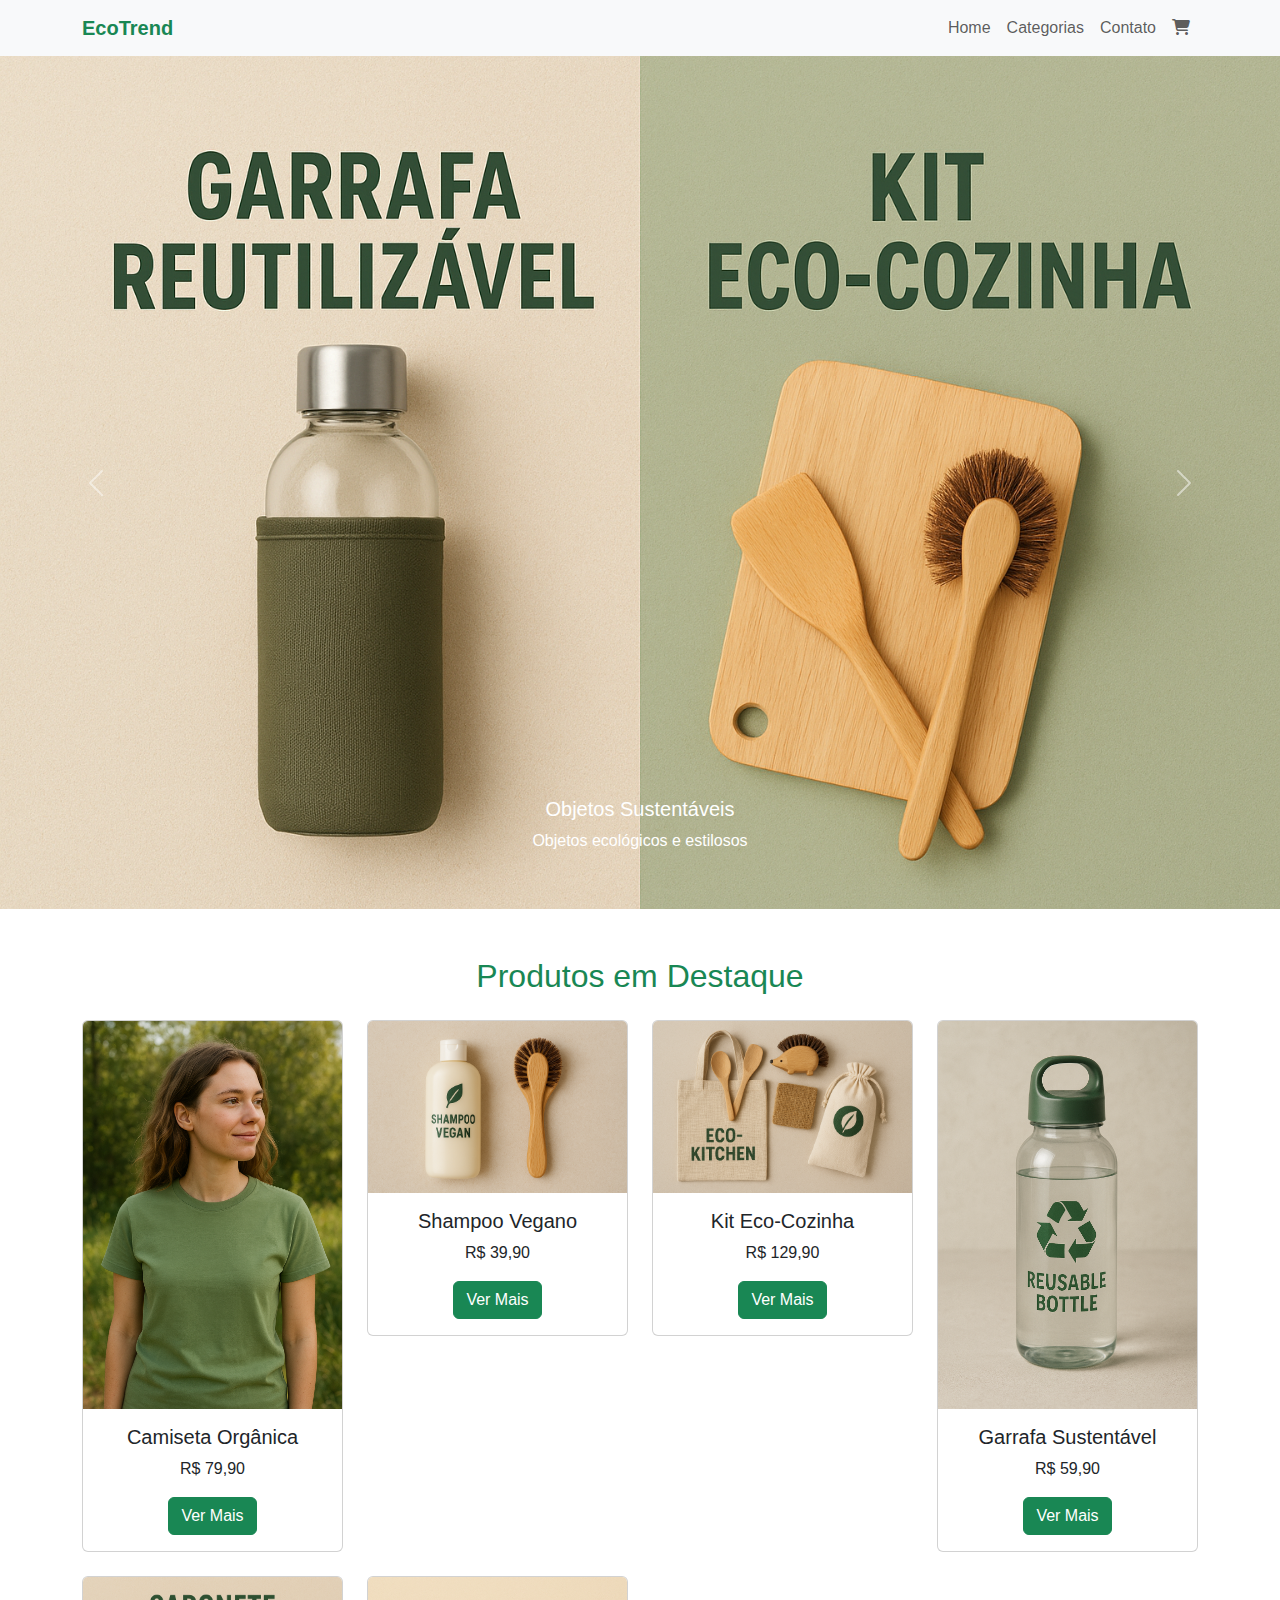
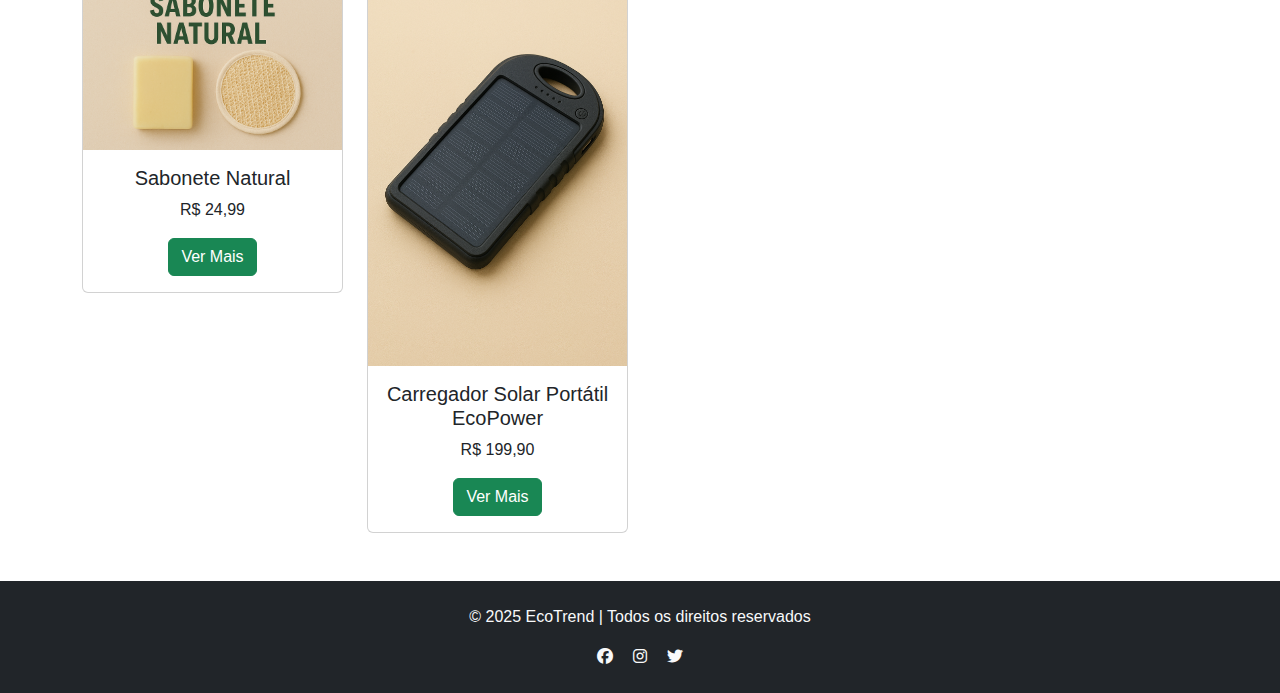
<file: index.html>
<!DOCTYPE html>
<html lang="pt-br">
<head>
  <meta charset="UTF-8">
  <meta name="viewport" content="width=device-width, initial-scale=1.0">
  <title>EcoTrend - Produtos Sustentáveis</title>
  <link href="https://cdn.jsdelivr.net/npm/bootstrap@5.3.3/dist/css/bootstrap.min.css" rel="stylesheet">
  <link href="css/style.css" rel="stylesheet">
  <link href="https://cdnjs.cloudflare.com/ajax/libs/font-awesome/6.5.0/css/all.min.css" rel="stylesheet">
</head>
<body>

<nav class="navbar navbar-expand-lg navbar-light bg-light shadow-sm">
  <div class="container">
    <a class="navbar-brand fw-bold text-success" href="index.html">EcoTrend</a>
    <button class="navbar-toggler" type="button" data-bs-toggle="collapse" data-bs-target="#menu">
      <span class="navbar-toggler-icon"></span>
    </button>
    <div class="collapse navbar-collapse" id="menu">
      <ul class="navbar-nav ms-auto mb-2 mb-lg-0">
        <li class="nav-item"><a class="nav-link" href="index.html">Home</a></li>
        <li class="nav-item"><a class="nav-link" href="categorias.html">Categorias</a></li>
        <li class="nav-item"><a class="nav-link" href="contato.html">Contato</a></li>
        <li class="nav-item"><a class="nav-link" href="#"><i class="fa fa-shopping-cart"></i></a></li>
      </ul>
    </div>
  </div>
</nav>

<div id="banner" class="carousel slide" data-bs-ride="carousel">
  <div class="carousel-inner">
    <div class="carousel-item active">
      <img src="/imgs/banner1.png" class="d-block w-100" alt="Promoção 1">
      <div class="carousel-caption d-none d-md-block">
        <h5>Objetos Sustentáveis</h5>
        <p>Objetos ecológicos e estilosos</p>
      </div>
    </div>
    <div class="carousel-item">
      <img src="/imgs/sabonte-natural.png" class="d-block w-100" alt="Promoção 2">
      <div class="carousel-caption d-none d-md-block">
        <h5>Beleza Natural</h5>
        <p>Cuidados pessoais sem químicos agressivos</p>
      </div>
    </div>
  </div>
  <button class="carousel-control-prev" type="button" data-bs-target="#banner" data-bs-slide="prev">
    <span class="carousel-control-prev-icon"></span>
  </button>
  <button class="carousel-control-next" type="button" data-bs-target="#banner" data-bs-slide="next">
    <span class="carousel-control-next-icon"></span>
  </button>
</div>

<section class="container my-5">
  <h2 class="text-center mb-4">Produtos em Destaque</h2>
  <div class="row g-4">
    <div class="col-md-3">
      <div class="card">
        <img src="/imgs/camiseta-organica.png" class="card-img-top" alt="Produto 1">
        <div class="card-body text-center">
          <h5 class="card-title">Camiseta Orgânica</h5>
          <p class="card-text">R$ 79,90</p>
          <a href="produto.html?id=camiseta" class="btn btn-success">Ver Mais</a>
        </div>
      </div>
    </div>
    <div class="col-md-3">
      <div class="card">
        <img src="/imgs/shampoo-vegano.png" class="card-img-top" alt="Produto 2">
        <div class="card-body text-center">
          <h5 class="card-title">Shampoo Vegano</h5>
          <p class="card-text">R$ 39,90</p>
          <a href="produto.html?id=shampoo" class="btn btn-success">Ver Mais</a>
        </div>
      </div>
    </div>
    <div class="col-md-3">
      <div class="card">
        <img src="/imgs/kit-cozinha.png" class="card-img-top" alt="Produto 3">
        <div class="card-body text-center">
          <h5 class="card-title">Kit Eco-Cozinha</h5>
          <p class="card-text">R$ 129,90</p>
          <a href="produto.html?id=cozinha" class="btn btn-success">Ver Mais</a>
        </div>
      </div>
    </div>
    <div class="col-md-3">
      <div class="card">
        <img src="/imgs/garrafa-sustentavel.png" class="card-img-top" alt="Produto 4">
        <div class="card-body text-center">
          <h5 class="card-title">Garrafa Sustentável</h5>
          <p class="card-text">R$ 59,90</p>
          <a href="produto.html?id=garrafa" class="btn btn-success">Ver Mais</a>
        </div>
      </div>
    </div>
    <div class="col-md-3">
      <div class="card">
        <img src="/imgs/sabonte-natural.png" class="card-img-top" alt="Produto 5">
        <div class="card-body text-center">
          <h5 class="card-title">Sabonete Natural</h5>
          <p class="card-text">R$ 24,99</p>
          <a href="produto.html?id=sabonete" class="btn btn-success">Ver Mais</a>
        </div>
      </div>
    </div>
    <div class="col-md-3">
      <div class="card">
        <img src="/imgs/carregador-solar.png" class="card-img-top" alt="Produto 6">
        <div class="card-body text-center">
          <h5 class="card-title">Carregador Solar Portátil EcoPower</h5>
          <p class="card-text">R$ 199,90</p>
          <a href="produto.html?id=carregador" class="btn btn-success">Ver Mais</a>
        </div>
      </div>
    </div>
  </div>
</section>

<footer class="bg-dark text-light text-center p-4">
  <p>© 2025 EcoTrend | Todos os direitos reservados</p>
  <a href="#" class="text-light mx-2"><i class="fab fa-facebook"></i></a>
  <a href="#" class="text-light mx-2"><i class="fab fa-instagram"></i></a>
  <a href="#" class="text-light mx-2"><i class="fab fa-twitter"></i></a>
</footer>

<script src="https://cdn.jsdelivr.net/npm/bootstrap@5.3.3/dist/js/bootstrap.bundle.min.js"></script>
</body>
</html>
</file>
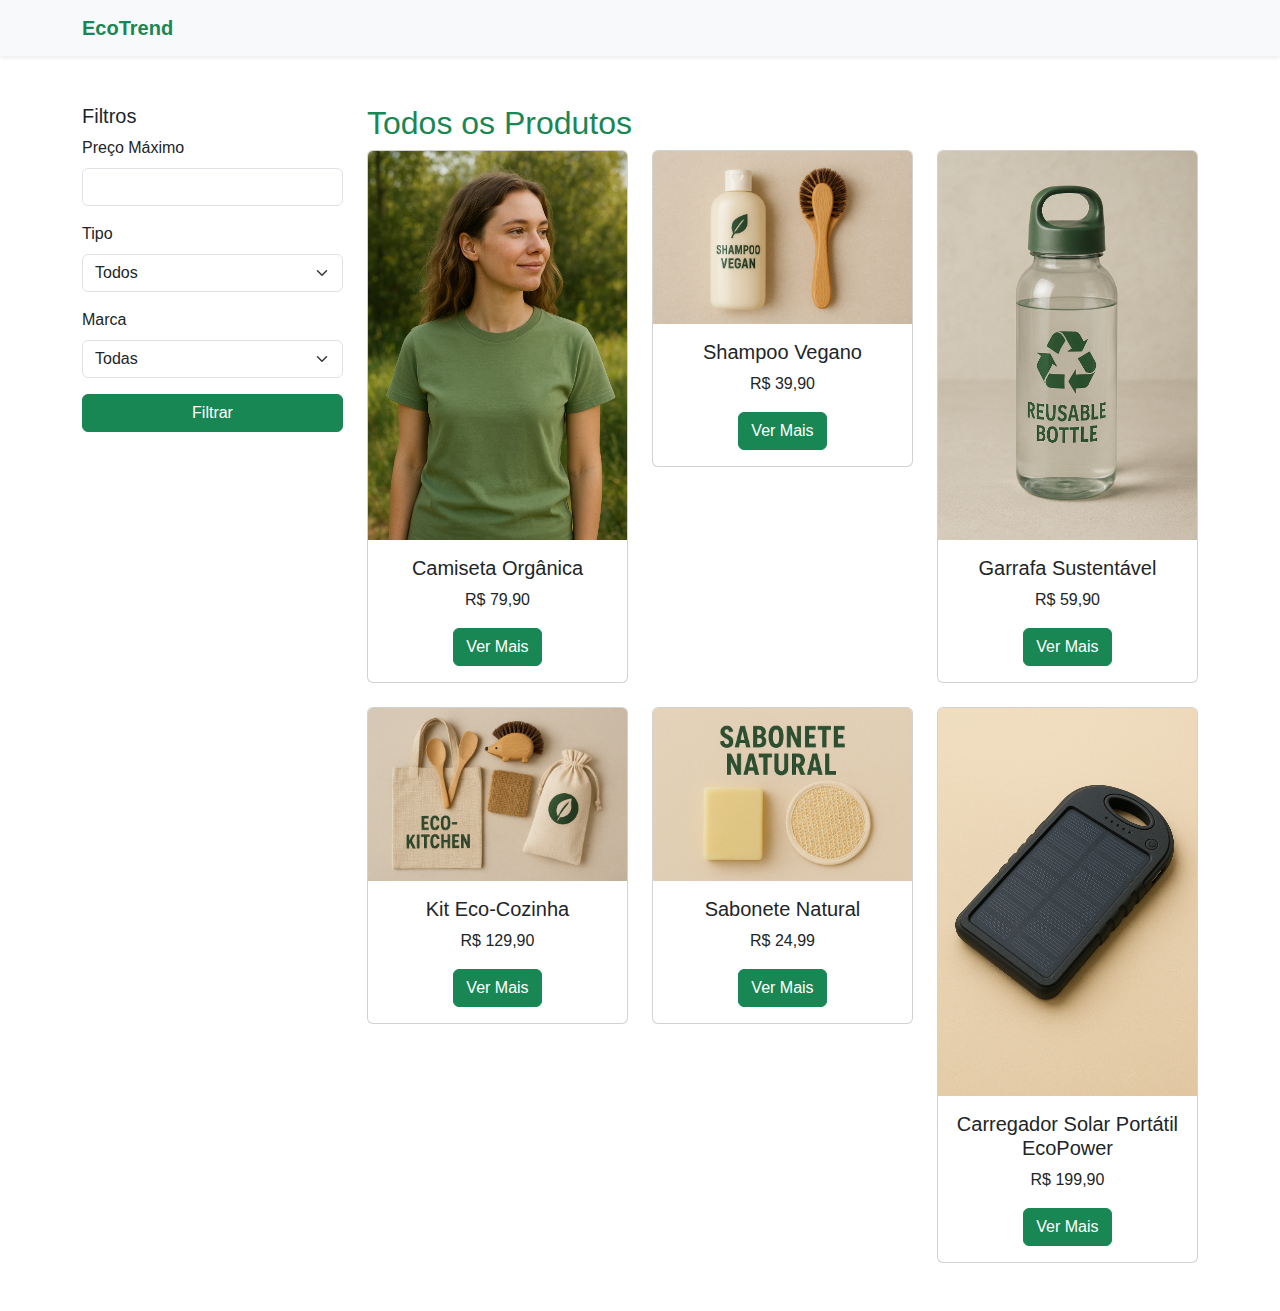
<file: categorias.html>
<!DOCTYPE html>
<html lang="pt-br">
<head>
  <meta charset="UTF-8">
  <meta name="viewport" content="width=device-width, initial-scale=1.0">
  <title>Categorias - EcoTrend</title>
  <link href="https://cdn.jsdelivr.net/npm/bootstrap@5.3.3/dist/css/bootstrap.min.css" rel="stylesheet">
  <link href="css/style.css" rel="stylesheet">
</head>
<body>
<nav class="navbar navbar-expand-lg navbar-light bg-light shadow-sm">
  <div class="container">
    <a class="navbar-brand fw-bold text-success" href="index.html">EcoTrend</a>
  </div>
</nav>

<div class="container my-5">
  <div class="row">
    <aside class="col-md-3">
      <h5>Filtros</h5>
      <form id="filtroForm">
        <div class="mb-3">
          <label class="form-label">Preço Máximo</label>
          <input type="number" id="precoMax" class="form-control">
        </div>
        <div class="mb-3">
          <label class="form-label">Tipo</label>
          <select id="tipoFiltro" class="form-select">
            <option value="">Todos</option>
            <option value="Roupas">Roupas</option>
            <option value="Beleza">Beleza</option>
            <option value="Casa">Casa</option>
            <option value="Tecnologia">Tecnologia</option>
          </select>
        </div>
        <div class="mb-3">
          <label class="form-label">Marca</label>
          <select id="marcaFiltro" class="form-select">
            <option value="">Todas</option>
            <option value="EcoTrend">EcoTrend</option>
            <option value="EcoPower">EcoPower</option>
          </select>
        </div>
        <button type="submit" class="btn btn-success w-100">Filtrar</button>
      </form>
    </aside>
    <section class="col-md-9">
      <h2>Todos os Produtos</h2>
      <div class="row g-4" id="produtosLista">
        <div class="col-md-4 produto" data-tipo="Roupas" data-preco="79.90" data-marca="EcoTrend">
          <div class="card">
            <img src="/imgs/camiseta-organica.png" class="card-img-top">
            <div class="card-body text-center">
              <h5>Camiseta Orgânica</h5>
              <p>R$ 79,90</p>
              <a href="produto.html?id=camiseta" class="btn btn-success">Ver Mais</a>
            </div>
          </div>
        </div>
        <div class="col-md-4 produto" data-tipo="Beleza" data-preco="39.90" data-marca="EcoTrend">
          <div class="card">
            <img src="/imgs/shampoo-vegano.png" class="card-img-top">
            <div class="card-body text-center">
              <h5>Shampoo Vegano</h5>
              <p>R$ 39,90</p>
              <a href="produto.html?id=shampoo" class="btn btn-success">Ver Mais</a>
            </div>
          </div>
        </div>
        <div class="col-md-4 produto" data-tipo="Tecnologia" data-preco="59.90" data-marca="EcoTrend">
          <div class="card">
            <img src="/imgs/garrafa-sustentavel.png" class="card-img-top">
            <div class="card-body text-center">
              <h5>Garrafa Sustentável</h5>
              <p>R$ 59,90</p>
              <a href="produto.html?id=garrafa" class="btn btn-success">Ver Mais</a>
            </div>
          </div>
        </div>
        <div class="col-md-4 produto" data-tipo="Casa" data-preco="129.90" data-marca="EcoTrend">
          <div class="card">
            <img src="/imgs/kit-cozinha.png" class="card-img-top">
            <div class="card-body text-center">
              <h5>Kit Eco-Cozinha</h5>
              <p>R$ 129,90</p>
              <a href="produto.html?id=cozinha" class="btn btn-success">Ver Mais</a>
            </div>
          </div>
        </div>
        <div class="col-md-4 produto" data-tipo="Beleza" data-preco="24.99" data-marca="EcoTrend">
          <div class="card">
            <img src="/imgs/sabonte-natural.png" class="card-img-top">
            <div class="card-body text-center">
              <h5>Sabonete Natural</h5>
              <p>R$ 24,99</p>
              <a href="produto.html?id=sabonete" class="btn btn-success">Ver Mais</a>
            </div>
          </div>
        </div>
        <div class="col-md-4 produto" data-tipo="Tecnologia" data-preco="199.90" data-marca="EcoPower">
          <div class="card">
            <img src="/imgs/carregador-solar.png" class="card-img-top">
            <div class="card-body text-center">
              <h5>Carregador Solar Portátil EcoPower</h5>
              <p>R$ 199,90</p>
              <a href="produto.html?id=carregador" class="btn btn-success">Ver Mais</a>
            </div>
          </div>
        </div>
      </div>
    </section>
  </div>
</div>

<script>
document.getElementById("filtroForm").addEventListener("submit", function(e) {
  e.preventDefault();
  const precoMax = parseFloat(document.getElementById("precoMax").value);
  const tipo = document.getElementById("tipoFiltro").value;
  const marca = document.getElementById("marcaFiltro").value;

  document.querySelectorAll(".produto").forEach(produto => {
    const preco = parseFloat(produto.getAttribute("data-preco"));
    const tipoProduto = produto.getAttribute("data-tipo");
    const marcaProduto = produto.getAttribute("data-marca");
    let mostrar = true;
    if (!isNaN(precoMax) && preco > precoMax) mostrar = false;
    if (tipo && tipoProduto !== tipo) mostrar = false;
    if (marca && marcaProduto !== marca) mostrar = false;
    produto.style.display = mostrar ? "block" : "none";
  });
});
</script>
</body>
</html>
</file>
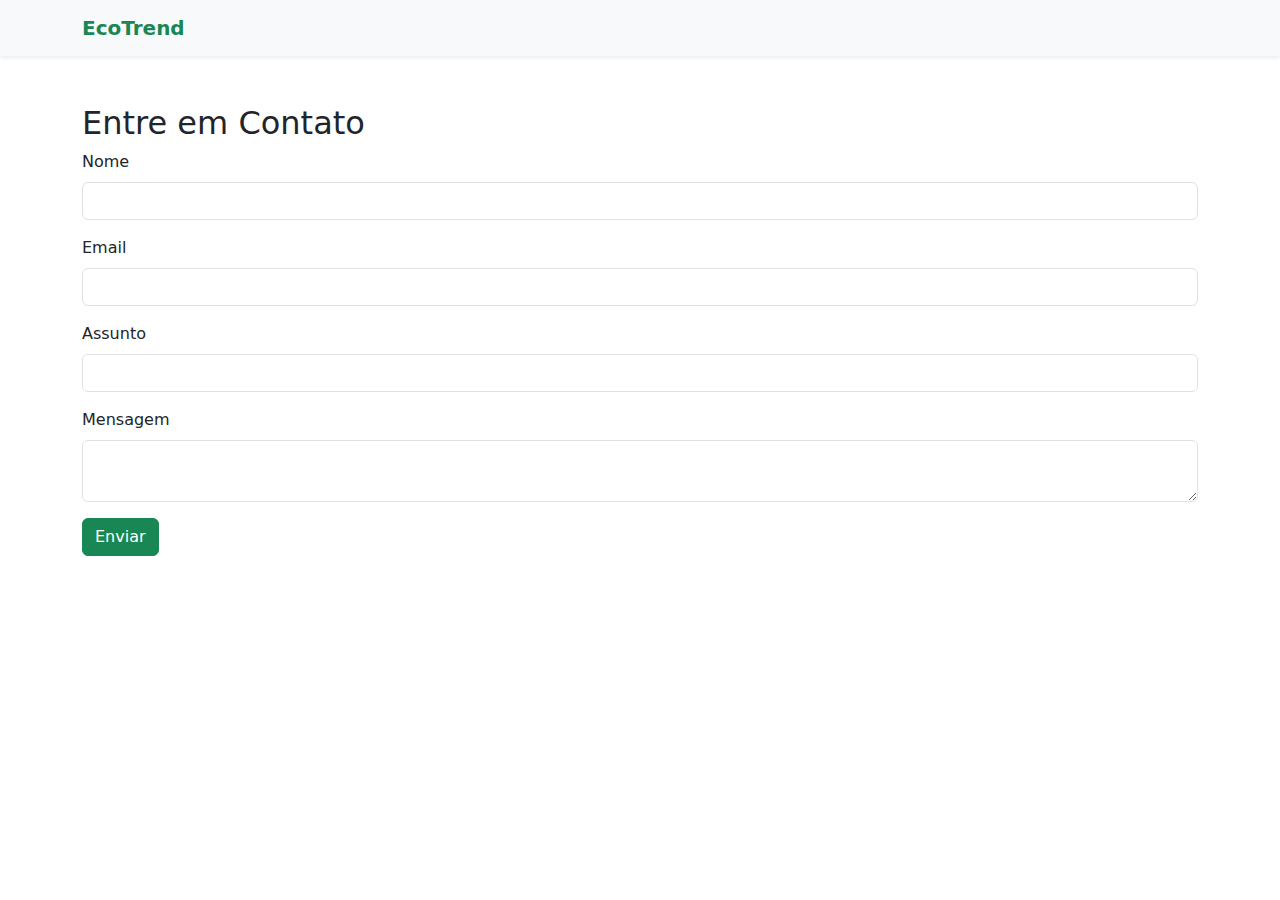
<file: contato.html>
<!DOCTYPE html>
<html lang="pt-br">
<head>
  <meta charset="UTF-8">
  <meta name="viewport" content="width=device-width, initial-scale=1.0">
  <title>Contato - EcoTrend</title>
  <link href="https://cdn.jsdelivr.net/npm/bootstrap@5.3.3/dist/css/bootstrap.min.css" rel="stylesheet">
</head>
<body>
<nav class="navbar navbar-expand-lg navbar-light bg-light shadow-sm">
  <div class="container">
    <a class="navbar-brand fw-bold text-success" href="index.html">EcoTrend</a>
  </div>
</nav>

<div class="container my-5">
  <h2>Entre em Contato</h2>
  <form>
    <div class="mb-3">
      <label class="form-label">Nome</label>
      <input type="text" class="form-control">
    </div>
    <div class="mb-3">
      <label class="form-label">Email</label>
      <input type="email" class="form-control">
    </div>
    <div class="mb-3">
      <label class="form-label">Assunto</label>
      <input type="text" class="form-control">
    </div>
    <div class="mb-3">
      <label class="form-label">Mensagem</label>
      <textarea class="form-control"></textarea>
    </div>
    <button type="submit" class="btn btn-success">Enviar</button>
  </form>
</div>
</body>
</html>
</file>
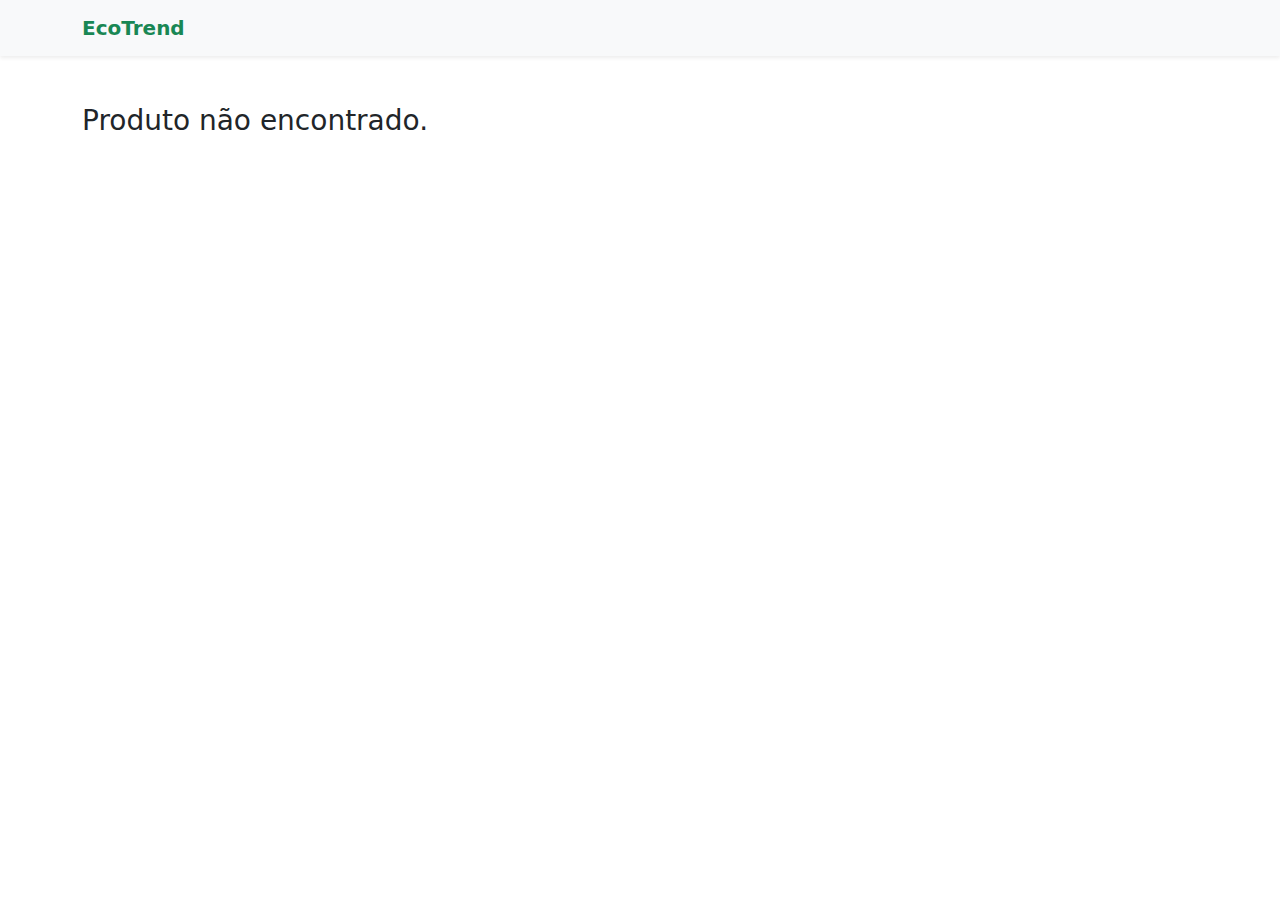
<file: produto.html>
<!DOCTYPE html>
<html lang="pt-br">
<head>
  <meta charset="UTF-8">
  <meta name="viewport" content="width=device-width, initial-scale=1.0">
  <title>Produto - EcoTrend</title>
  <link href="https://cdn.jsdelivr.net/npm/bootstrap@5.3.3/dist/css/bootstrap.min.css" rel="stylesheet">
</head>
<body>
<nav class="navbar navbar-expand-lg navbar-light bg-light shadow-sm">
  <div class="container">
    <a class="navbar-brand fw-bold text-success" href="index.html">EcoTrend</a>
  </div>
</nav>

<div class="container my-5" id="produtoContainer">
  <!-- conteúdo do produto será carregado via JS -->
</div>

<script>
const produtos = {
  camiseta: {
    nome: "Camiseta Orgânica",
    preco: "R$ 79,90",
    img: "/imgs/camiseta-organica.png",
    desc: "Produzida com algodão 100% orgânico, sem uso de agrotóxicos."
  },
  shampoo: {
    nome: "Shampoo Vegano",
    preco: "R$ 39,90",
    img: "/imgs/shampoo-vegano.png",
    desc: "Shampoo natural e sem crueldade animal."
  },
  garrafa: {
    nome: "Garrafa Sustentável",
    preco: "R$ 59,90",
    img: "/imgs/garrafa-sustentavel.png",
    desc: "Feita com materiais reciclados e livre de BPA."
  },
  cozinha: {
    nome: "Kit Eco-Cozinha",
    preco: "R$ 129,90",
    img: "/imgs/kit-cozinha.png",
    desc: "Conjunto de utensílios sustentáveis para sua cozinha."
  },
  sabonete: {
    nome: "Sabonete Natural",
    preco: "R$ 24,99",
    img: "/imgs/sabonte-natural.png",
    desc: "Feito à mão com ingredientes naturais e veganos."
  },
  carregador: {
    nome: "Carregador Solar Portátil EcoPower",
    preco: "R$ 199,90",
    img: "/imgs/carregador-solar.png",
    desc: "Powerbank ecológico com painel solar para carregar seus dispositivos usando energia limpa."
  }
};

const params = new URLSearchParams(window.location.search);
const id = params.get("id");
const container = document.getElementById("produtoContainer");

if (produtos[id]) {
  const p = produtos[id];
  container.innerHTML = `
    <div class="row">
      <div class="col-md-6">
        <img src="${p.img}" class="img-fluid rounded">
      </div>
      <div class="col-md-6">
        <h2>${p.nome}</h2>
        <p class="text-success fs-4">${p.preco}</p>
        <p>${p.desc}</p>
        <button class="btn btn-success">Adicionar ao Carrinho</button>
      </div>
    </div>`;
} else {
  container.innerHTML = "<h3>Produto não encontrado.</h3>";
}
</script>
</body>
</html>
</file>
<file: css/style.css>
body {
  font-family: 'Arial', sans-serif;
}
h2 {
  color: #198754;
}
footer {
  margin-top: 40px;
}
</file>
